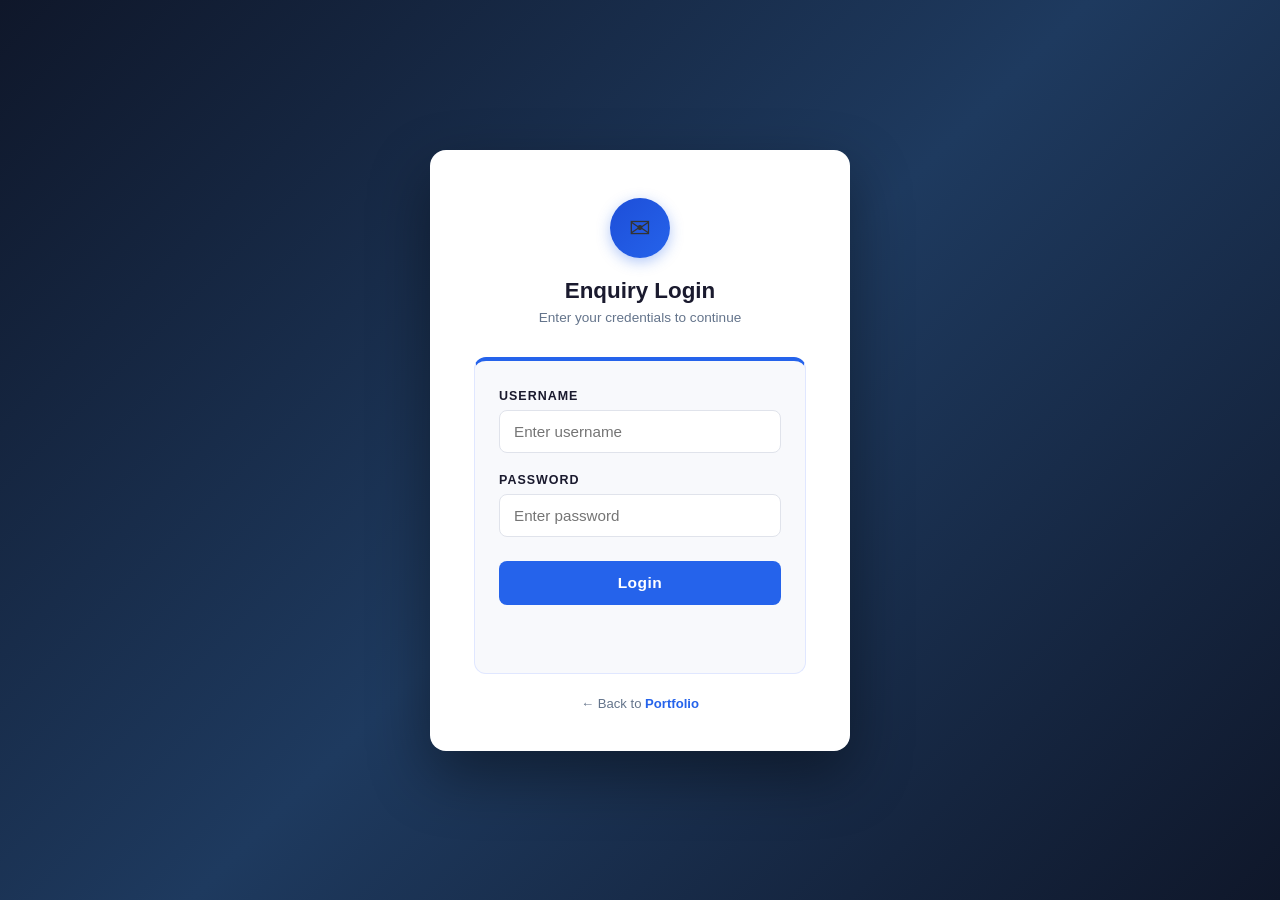
<file: login.html>
<!DOCTYPE html>
<html lang="en">
<head>
  <meta charset="UTF-8" />
  <meta name="viewport" content="width=device-width, initial-scale=1.0" />
  <title>Enquiry Login</title>

  <!-- EXTERNAL CSS — same style.css used by portfolio -->
  <link rel="stylesheet" href="style.css" />
</head>
<body class="login-page">

  <div class="login-card">

    <div class="login-icon">✉</div>
    <p class="login-title">Enquiry Login</p>
    <p class="login-sub">Enter your credentials to continue</p>

    <form class="login-form" onsubmit="return false;">

      <div class="form-group">
        <label for="username">Username</label>
        <input type="text" id="username" placeholder="Enter username" autocomplete="off" />
      </div>

      <div class="form-group">
        <label for="password">Password</label>
        <input type="password" id="password" placeholder="Enter password" />
      </div>

      <button type="button" class="submit-btn" onclick="checkLogin()">Login</button>

      <p id="message"></p>

    </form>

    <a href="index.html" class="back-link">← Back to <span>Portfolio</span></a>

  </div>

  <script>
    function checkLogin() {

      // Correct username and password
      const correctUsername = "admin";
      const correctPassword = "12345";

      // Get user input
      const username = document.getElementById("username").value;
      const password = document.getElementById("password").value;

      // Check login
      if (username === correctUsername && password === correctPassword) {
        document.getElementById("message").innerHTML = "Login Successful!";
        document.getElementById("message").style.color = "green";
      } else {
        document.getElementById("message").innerHTML = "Invalid Username or Password!";
        document.getElementById("message").style.color = "red";
      }
    }
  </script>

</body>
</html>
</file>
<file: style.css>
/* ============================================================
   EXTERNAL CSS — style.css
   ============================================================ */

/* ── Reset ── */
*, *::before, *::after {
  margin: 0;
  padding: 0;
  box-sizing: border-box;
}

/* ── Base ── */
html, body {
  width: 100%;
  height: 100%;
  font-family: 'Segoe UI', Tahoma, Geneva, Verdana, sans-serif;
  background-color: #f0f4f8;
  color: #333;
}

/* ── Full-Screen Wrapper ── */
.wrapper {
  width: 100vw;
  min-height: 100vh;
  display: flex;
  flex-direction: column;
  background-color: #ffffff;
  margin: 0;
  border: none;
  border-radius: 0;
  box-shadow: none;
}

/* ════════════════ HEADER ════════════════ */
.header {
  display: flex;
  justify-content: space-between;
  align-items: center;
  background: #0f172a;
  color: #ffffff;
  padding: 24px 40px;
  border-bottom: 4px solid #2563eb;
  flex-shrink: 0;
}

.header .name {
  font-size: 2rem;
  font-weight: 700;
  letter-spacing: 2px;
  text-transform: uppercase;
}

.header .tagline {
  font-size: 1rem;
  color: #a0a8b8;
  font-style: italic;
}

/* ════════════════ BODY LAYOUT ════════════════ */
.body-layout {
  display: flex;
  flex: 1;
  min-height: 0;
}

/* ════════════════ SIDEBAR ════════════════ */
.sidebar {
  width: 200px;
  background-color: #16213e;
  padding: 30px 0;
  flex-shrink: 0;
  display: flex;
  flex-direction: column;
}

.sidebar nav ul {
  list-style: none;
}

.sidebar nav ul li {
  border-bottom: 1px solid #0f3460;
}

/* Labels act as nav buttons */
.nav-label {
  display: block;
  padding: 16px 24px;
  color: #c5c9d6;
  text-decoration: none;
  font-size: 1rem;
  cursor: pointer;
  transition: background 0.3s, color 0.3s, padding-left 0.3s;
}

.nav-label:hover {
  background-color: #2563eb;
  color: #ffffff;
  padding-left: 32px;
}

/* Active state — highlight the label whose radio is checked */
#tab-profile:checked  ~ .body-layout .sidebar #lbl-profile,
#tab-projects:checked ~ .body-layout .sidebar #lbl-projects,
#tab-links:checked    ~ .body-layout .sidebar #lbl-links,
#tab-contact:checked  ~ .body-layout .sidebar #lbl-contact {
  background-color: #2563eb;
  color: #ffffff;
  padding-left: 32px;
}

/* ════════════════ MAIN CONTENT ════════════════ */
.main-content {
  flex: 1;
  padding: 32px 40px;
  display: flex;
  justify-content: space-between;
  gap: 32px;
  background-color: #f8f9fc;
  overflow-y: auto;
}

/* ── Hide radio inputs ── */
.tab-radio {
  display: none;
}

/* ── Page panels — all hidden by default ── */
.page-panel {
  display: none;
  width: 100%;
}

/* ── CSS-only tab switching via :checked sibling selector ── */
#tab-profile:checked  ~ .body-layout #profile-panel,
#tab-projects:checked ~ .body-layout #projects-panel,
#tab-links:checked    ~ .body-layout #links-panel,
#tab-contact:checked  ~ .body-layout #contact-panel {
  display: block;
}

/* Profile panel is a flex column: top row (about+photo), then full-width sections */
#tab-profile:checked ~ .body-layout #profile-panel {
  display: flex;
  flex-direction: column;
  gap: 0;
}

/* Top row: about text left, photo right */
.profile-top-row {
  display: flex;
  align-items: flex-start;
  gap: 36px;
  width: 100%;
}

.about-col {
  flex: 1;
  min-width: 0;
}

/* ── Right photo column ── */
.profile-photo-col {
  width: 180px;
  flex-shrink: 0;
  display: flex;
  flex-direction: column;
  align-items: center;
  gap: 8px;
  padding-top: 4px;
}

/* ── Full-width sections below the top row ── */
.info-section {
  width: 100%;
  min-width: 0;
}

/* ── Section Title ── */
.section-title {
  display: flex;
  align-items: center;
  gap: 10px;
  font-size: 0.88rem;
  font-weight: 700;
  letter-spacing: 1.4px;
  text-transform: uppercase;
  color: #1a1a2e;
  margin-bottom: 16px;
}

.section-title::before {
  content: '';
  display: inline-block;
  width: 4px;
  height: 16px;
  background-color: #2563eb;
  border-radius: 2px;
  flex-shrink: 0;
}

.section-title::after {
  content: '';
  flex: 1;
  height: 1px;
  background: linear-gradient(90deg, #e8eaf0, transparent);
}

/* ── About Me text ── */
.about-text {
  background-color: #ffffff;
  border-left: 3px solid #2563eb;
  padding: 20px 24px;
  border-radius: 0 8px 8px 0;
  font-size: 1.08rem;
  color: #444;
  line-height: 2.1;
  box-shadow: 0 1px 6px rgba(0,0,0,0.05);
}

/* ── Education Table ── */
.edu-table {
  width: 100%;
  border-collapse: collapse;
  font-size: 0.96rem;
}

.edu-table thead tr {
  background-color: #1a1a2e;
  color: #ffffff;
}

.edu-table thead th {
  padding: 14px 18px;
  text-align: left;
  font-weight: 600;
  font-size: 0.9rem;
  letter-spacing: 0.4px;
}

.edu-table tbody tr {
  border-bottom: 1px solid #eef0f5;
  transition: background 0.2s;
}

.edu-table tbody tr:last-child { border-bottom: none; }

.edu-table tbody tr:hover { background-color: #eff6ff; }

.edu-table tbody td {
  padding: 14px 18px;
  color: #374151;
  vertical-align: middle;
}

.grade-badge {
  display: inline-block;
  padding: 5px 14px;
  border-radius: 20px;
  font-size: 0.85rem;
  font-weight: 700;
}

.grade-o { background-color: #fef3c7; color: #b45309; }
.grade-a { background-color: #dcfce7; color: #16a34a; }
.grade-b { background-color: #dbeafe; color: #1d4ed8; }

/* ── Skill Tags ── */
.skill-tag {
  display: inline-block;
  background-color: #1a1a2e;
  color: #ffffff;
  padding: 7px 16px;
  border-radius: 20px;
  font-size: 0.88rem;
  font-weight: 500;
  margin: 5px 4px;
}

/* ── Interest Tags ── */
.interest-tag {
  display: inline-flex;
  align-items: center;
  gap: 6px;
  background-color: #eff6ff;
  color: #1d4ed8;
  border: 1px solid #bfdbfe;
  padding: 7px 16px;
  border-radius: 20px;
  font-size: 0.88rem;
  font-weight: 500;
  margin: 5px 4px;
}

/* ── Certification Cards ── */
.cert-grid {
  display: grid;
  grid-template-columns: repeat(auto-fill, minmax(230px, 1fr));
  gap: 16px;
  margin-top: 4px;
}

.cert-card {
  background-color: #ffffff;
  border: 1px solid #e8eaf0;
  border-top: 3px solid #2563eb;
  border-radius: 8px;
  padding: 16px 18px;
  box-shadow: 0 2px 6px rgba(0,0,0,0.04);
  transition: box-shadow 0.2s, transform 0.2s;
}

.cert-card:hover {
  box-shadow: 0 4px 14px rgba(37,99,235,0.14);
  transform: translateY(-2px);
}

.cert-name   { font-size: 0.95rem; font-weight: 600; color: #1a1a2e; margin-bottom: 5px; }
.cert-issuer { font-size: 0.84rem; color: #64748b; }
.cert-year   {
  display: inline-block;
  margin-top: 8px;
  font-size: 0.78rem;
  background-color: #dbeafe;
  color: #2563eb;
  padding: 3px 10px;
  border-radius: 10px;
  font-weight: 600;
}

/* ── Career Objective ── */
.objective-box {
  background-color: #1a1a2e;
  color: #c5c9d6;
  border-radius: 8px;
  padding: 24px 28px;
  font-size: 1rem;
  line-height: 2;
  position: relative;
}

.objective-box::before {
  content: '\201C';
  font-size: 4rem;
  color: #2563eb;
  opacity: 0.25;
  position: absolute;
  top: -8px;
  left: 14px;
  line-height: 1;
}

.objective-box p { position: relative; z-index: 1; }

/* ── Divider ── */
.section-divider {
  border: none;
  border-top: 1px dashed #e0e3eb;
  margin: 28px 0;
}

/* ════════════════ PHOTO FRAME ════════════════ */
.photo-frame {
  width: 170px;
  height: 170px;
  border: 4px solid #2563eb;
  border-radius: 50%;
  overflow: hidden;
  background-color: #e8eaf0;
  display: flex;
  align-items: center;
  justify-content: center;
  box-shadow: 0 4px 18px rgba(37, 99, 235, 0.28);
}

.photo-frame img { width: 100%; height: 100%; object-fit: cover; }

.photo-placeholder {
  font-size: 0.75rem;
  color: #999;
  text-align: center;
  padding: 10px;
  line-height: 1.9;
}

/* ════════════════ CONTACT PAGE ════════════════ */

/* Two-column contact layout */
.contact-layout {
  display: flex;
  gap: 32px;
  width: 100%;
  align-items: flex-start;
}

/* Left: contact info cards */
.contact-info-col {
  flex: 1;
  min-width: 0;
  display: flex;
  flex-direction: column;
  gap: 16px;
}

/* Single contact info card */
.contact-info-card {
  display: flex;
  align-items: center;
  gap: 20px;
  background-color: #ffffff;
  border: 1px solid #e8eaf0;
  border-left: 4px solid #2563eb;
  border-radius: 10px;
  padding: 22px 24px;
  box-shadow: 0 2px 8px rgba(0,0,0,0.05);
  transition: box-shadow 0.2s, transform 0.2s;
  text-decoration: none;
  color: inherit;
}

.contact-info-card:hover {
  box-shadow: 0 6px 20px rgba(37,99,235,0.14);
  transform: translateX(4px);
}

.contact-card-icon {
  width: 56px;
  height: 56px;
  border-radius: 50%;
  background-color: #dbeafe;
  display: flex;
  align-items: center;
  justify-content: center;
  font-size: 1.6rem;
  flex-shrink: 0;
}

.contact-card-label {
  font-size: 0.78rem;
  font-weight: 700;
  letter-spacing: 1px;
  text-transform: uppercase;
  color: #2563eb;
  margin-bottom: 4px;
}

.contact-card-value {
  font-size: 0.97rem;
  font-weight: 600;
  color: #1a1a2e;
}

.contact-card-sub {
  font-size: 0.82rem;
  color: #64748b;
  margin-top: 3px;
}

/* Right: message form */
.contact-form-col {
  flex: 1.2;
  min-width: 0;
}

.contact-form-box {
  background-color: #ffffff;
  border: 1px solid #e8eaf0;
  border-radius: 12px;
  padding: 28px 28px 24px;
  box-shadow: 0 4px 16px rgba(0,0,0,0.06);
}

.form-row {
  display: grid;
  grid-template-columns: 1fr 1fr;
  gap: 14px;
  margin-bottom: 14px;
}

.form-group {
  display: flex;
  flex-direction: column;
  gap: 6px;
  margin-bottom: 14px;
}

.form-group label {
  font-size: 0.84rem;
  font-weight: 700;
  letter-spacing: 0.8px;
  text-transform: uppercase;
  color: #1a1a2e;
}

.form-group input,
.form-group textarea {
  width: 100%;
  padding: 12px 16px;
  border: 1.5px solid #e0e3eb;
  border-radius: 8px;
  font-size: 0.97rem;
  font-family: inherit;
  color: #333;
  background-color: #fafbfc;
  outline: none;
  transition: border-color 0.25s, box-shadow 0.25s;
}

.form-group input:focus,
.form-group textarea:focus {
  border-color: #2563eb;
  box-shadow: 0 0 0 3px rgba(37,99,235,0.1);
  background-color: #ffffff;
}

.form-group textarea {
  resize: vertical;
  min-height: 120px;
}

.send-btn {
  width: 100%;
  padding: 12px;
  background-color: #2563eb;
  color: #ffffff;
  border: none;
  border-radius: 8px;
  font-size: 0.92rem;
  font-weight: 600;
  letter-spacing: 0.5px;
  cursor: pointer;
  transition: background-color 0.25s, transform 0.2s, box-shadow 0.2s;
}

.send-btn:hover {
  background-color: #1d4ed8;
  transform: translateY(-1px);
  box-shadow: 0 6px 18px rgba(37,99,235,0.35);
}

.send-btn:active {
  transform: translateY(0);
}

/* Success message */
.form-success {
  display: none;
  text-align: center;
  padding: 18px;
  background-color: #dcfce7;
  border: 1px solid #86efac;
  border-radius: 8px;
  color: #16a34a;
  font-size: 0.9rem;
  font-weight: 600;
  margin-top: 14px;
}

/* ════════════════ PROJECTS PAGE ════════════════ */

.projects-grid {
  display: grid;
  grid-template-columns: repeat(auto-fill, minmax(300px, 1fr));
  gap: 22px;
  width: 100%;
}

.project-card {
  background-color: #ffffff;
  border: 1px solid #e8eaf0;
  border-radius: 14px;
  overflow: hidden;
  box-shadow: 0 2px 10px rgba(0,0,0,0.05);
  display: flex;
  flex-direction: column;
  transition: box-shadow 0.25s, transform 0.25s;
}

.project-card:hover {
  box-shadow: 0 10px 28px rgba(37,99,235,0.13);
  transform: translateY(-5px);
}

/* Coloured top banner per card */
.project-card-banner {
  height: 7px;
  background: linear-gradient(90deg, #1d4ed8, #2563eb, #60a5fa);
}

.project-card-body {
  padding: 20px 20px 16px;
  display: flex;
  flex-direction: column;
  flex: 1;
  gap: 10px;
}

.project-card-header {
  display: flex;
  align-items: flex-start;
  justify-content: space-between;
  gap: 10px;
}

.project-icon {
  font-size: 1.7rem;
  flex-shrink: 0;
}

.project-type-badge {
  font-size: 0.67rem;
  font-weight: 700;
  letter-spacing: 0.8px;
  text-transform: uppercase;
  background-color: #dbeafe;
  color: #1d4ed8;
  padding: 3px 9px;
  border-radius: 20px;
  white-space: nowrap;
}

.project-title {
  font-size: 1.05rem;
  font-weight: 700;
  color: #1a1a2e;
  line-height: 1.4;
}

.project-desc {
  font-size: 0.9rem;
  color: #64748b;
  line-height: 1.8;
  flex: 1;
}

.project-tech-row {
  display: flex;
  flex-wrap: wrap;
  gap: 7px;
  margin-top: 2px;
}

.project-tech-tag {
  font-size: 0.78rem;
  font-weight: 600;
  background-color: #f1f5f9;
  color: #334155;
  border: 1px solid #e2e8f0;
  padding: 5px 12px;
  border-radius: 20px;
}

.project-card-footer {
  padding: 12px 20px 16px;
  border-top: 1px solid #f1f5f9;
  display: flex;
  gap: 10px;
}

.project-btn {
  flex: 1;
  padding: 8px 12px;
  border-radius: 7px;
  font-size: 0.78rem;
  font-weight: 600;
  text-decoration: none;
  text-align: center;
  transition: background-color 0.2s, box-shadow 0.2s;
}

.project-btn-primary {
  background-color: #2563eb;
  color: #ffffff;
}

.project-btn-primary:hover {
  background-color: #1d4ed8;
  box-shadow: 0 4px 12px rgba(37,99,235,0.3);
}

.project-btn-secondary {
  background-color: #f1f5f9;
  color: #334155;
  border: 1px solid #e2e8f0;
}

.project-btn-secondary:hover {
  background-color: #e2e8f0;
}

/* ════════════════ LINKS PAGE ════════════════ */

.links-grid {
  display: grid;
  grid-template-columns: repeat(auto-fill, minmax(220px, 1fr));
  gap: 20px;
  width: 100%;
}

.link-card {
  background-color: #ffffff;
  border: 1px solid #e8eaf0;
  border-radius: 14px;
  padding: 24px 20px 20px;
  box-shadow: 0 2px 10px rgba(0,0,0,0.05);
  display: flex;
  flex-direction: column;
  gap: 10px;
  transition: box-shadow 0.25s, transform 0.25s;
}

.link-card:hover {
  box-shadow: 0 8px 24px rgba(37,99,235,0.13);
  transform: translateY(-4px);
}

.link-card-icon {
  width: 52px;
  height: 52px;
  border-radius: 50%;
  background-color: #eff6ff;
  display: flex;
  align-items: center;
  justify-content: center;
  font-size: 1.6rem;
  flex-shrink: 0;
}

.link-card-title {
  font-size: 1.1rem;
  font-weight: 700;
  color: #1a1a2e;
}

.link-card-desc {
  font-size: 0.9rem;
  color: #64748b;
  line-height: 1.75;
  flex: 1;
}

.link-card-btn {
  display: inline-block;
  margin-top: 6px;
  padding: 11px 20px;
  background-color: #2563eb;
  color: #ffffff;
  border-radius: 8px;
  font-size: 0.9rem;
  font-weight: 600;
  text-decoration: none;
  text-align: center;
  transition: background-color 0.2s, box-shadow 0.2s;
}

.link-card-btn:hover {
  background-color: #1d4ed8;
  box-shadow: 0 4px 14px rgba(37,99,235,0.35);
}
.contact-bar {
  background-color: #1a1a2e;
  color: #a0a8b8;
  text-align: center;
  padding: 16px 40px;
  font-size: 0.85rem;
  border-top: 3px solid #2563eb;
  flex-shrink: 0;
}

.contact-bar a { color: #60a5fa; text-decoration: none; }
.contact-bar a:hover { text-decoration: underline; }

/* ════════════════ LOGIN PAGE ════════════════ */

body.login-page {
  min-height: 100vh;
  background: linear-gradient(135deg, #0f172a 0%, #1e3a5f 50%, #0f172a 100%);
  display: flex;
  align-items: center;
  justify-content: center;
  background-color: unset;
}

.login-card {
  background: #ffffff;
  border-radius: 16px;
  padding: 48px 44px 40px;
  width: 100%;
  max-width: 420px;
  box-shadow: 0 24px 60px rgba(0, 0, 0, 0.4);
}

.login-icon {
  width: 60px;
  height: 60px;
  background: linear-gradient(135deg, #1d4ed8, #2563eb);
  border-radius: 50%;
  display: flex;
  align-items: center;
  justify-content: center;
  font-size: 1.6rem;
  margin: 0 auto 20px;
  box-shadow: 0 4px 14px rgba(37, 99, 235, 0.35);
}

.login-title {
  text-align: center;
  font-size: 1.4rem;
  font-weight: 700;
  color: #1a1a2e;
  margin-bottom: 6px;
}

.login-sub {
  text-align: center;
  font-size: 0.85rem;
  color: #64748b;
  margin-bottom: 32px;
}

.login-form {
  background: #f8f9fc;
  border: 1px solid #e0e7ff;
  border-top: 4px solid #2563eb;
  border-radius: 12px;
  padding: 28px 24px;
}

.login-form .form-group {
  display: flex;
  flex-direction: column;
  gap: 7px;
  margin-bottom: 20px;
}

.login-form .form-group label {
  font-size: 0.78rem;
  font-weight: 700;
  letter-spacing: 1px;
  text-transform: uppercase;
  color: #1a1a2e;
}

.login-form .form-group input {
  padding: 12px 14px;
  border: 1.5px solid #e0e3eb;
  border-radius: 8px;
  font-size: 0.95rem;
  font-family: inherit;
  color: #333;
  background: #ffffff;
  outline: none;
  transition: border-color 0.25s, box-shadow 0.25s;
}

.login-form .form-group input:focus {
  border-color: #2563eb;
  box-shadow: 0 0 0 3px rgba(37, 99, 235, 0.12);
}

.submit-btn {
  width: 100%;
  padding: 13px;
  background-color: #2563eb;
  color: #ffffff;
  border: none;
  border-radius: 8px;
  font-size: 0.97rem;
  font-weight: 700;
  letter-spacing: 0.5px;
  cursor: pointer;
  margin-top: 4px;
  transition: background-color 0.25s, box-shadow 0.2s, transform 0.15s;
}

.submit-btn:hover {
  background-color: #1d4ed8;
  box-shadow: 0 6px 18px rgba(37, 99, 235, 0.35);
  transform: translateY(-1px);
}

.submit-btn:active {
  transform: translateY(0);
}

#message {
  text-align: center;
  margin-top: 18px;
  font-size: 0.92rem;
  font-weight: 600;
  min-height: 22px;
}

.back-link {
  display: block;
  text-align: center;
  margin-top: 22px;
  font-size: 0.82rem;
  color: #64748b;
  text-decoration: none;
}

.back-link span {
  color: #2563eb;
  font-weight: 600;
}

.back-link:hover span {
  text-decoration: underline;
}
</file>
